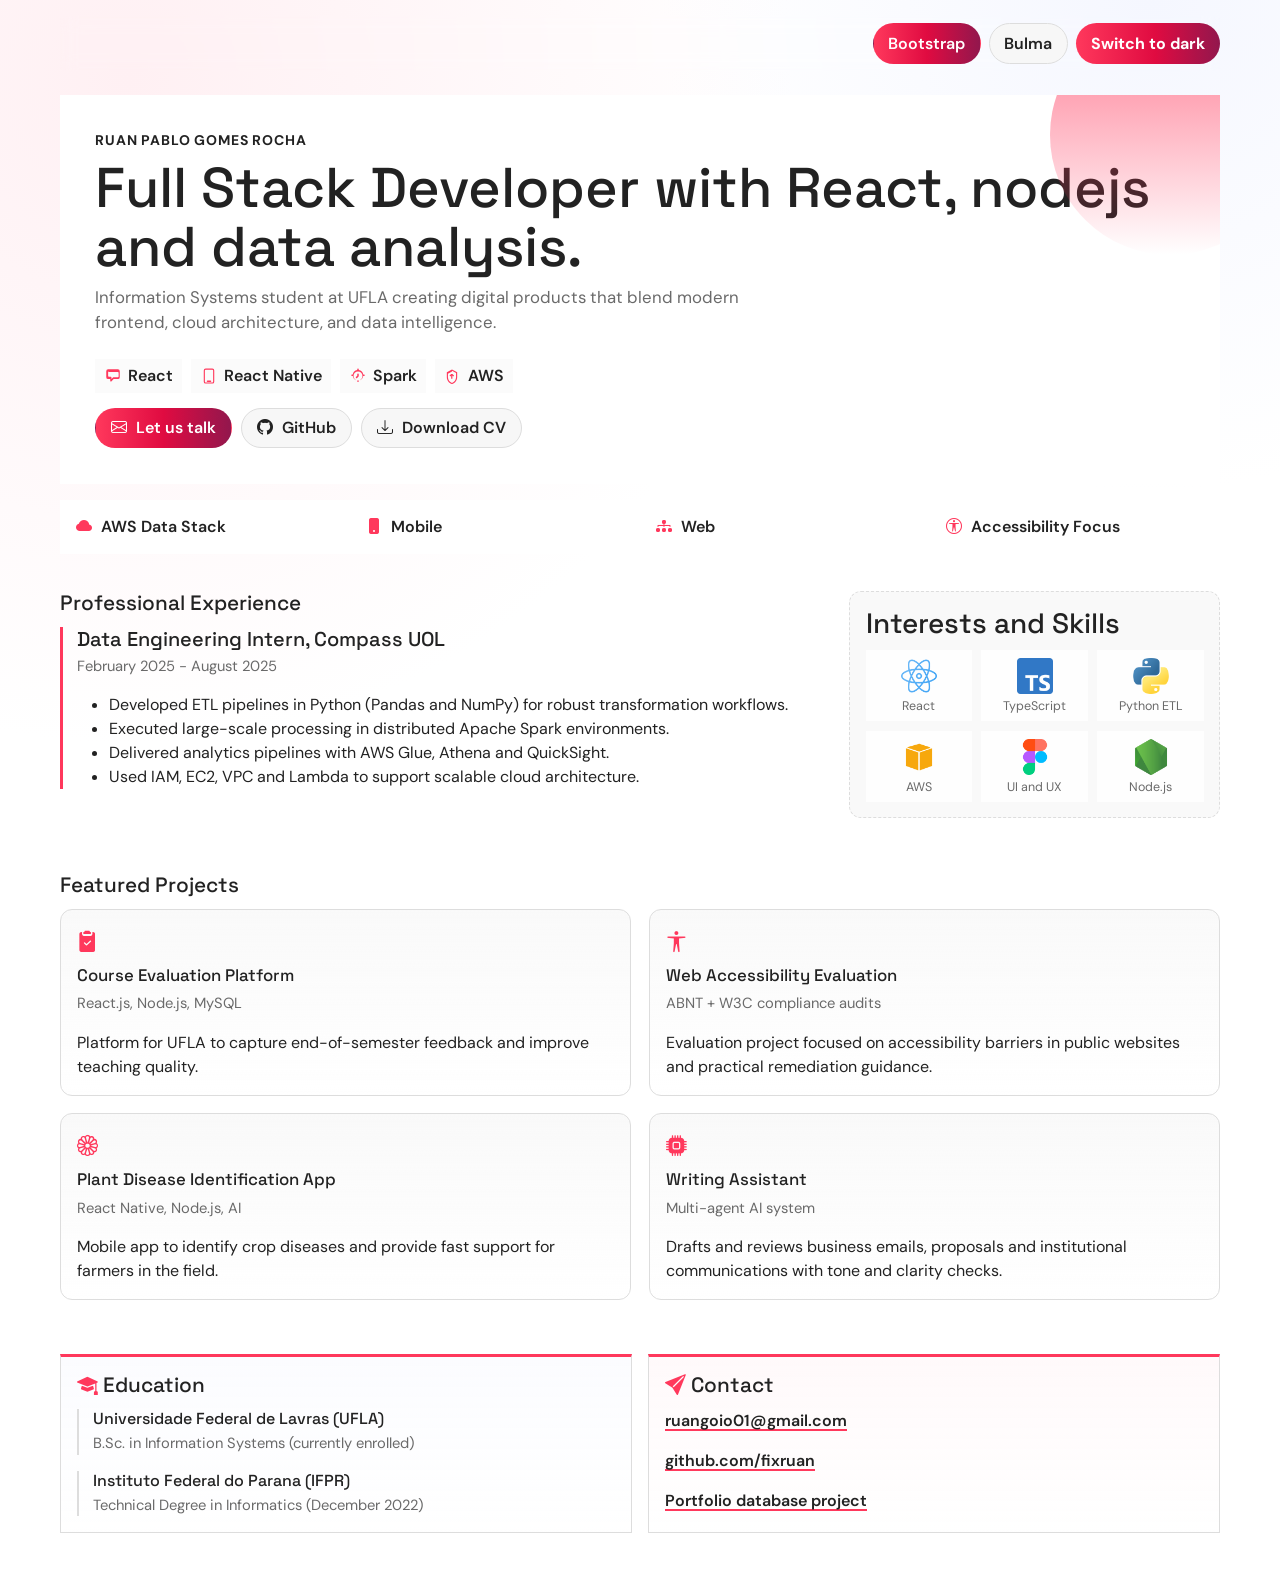
<file: index-bootstrap.html>
<!doctype html>
<html lang="en" data-theme="light">
  <head>
    <meta charset="UTF-8" />
    <meta name="viewport" content="width=device-width, initial-scale=1" />
    <title>Ruan Rocha | Personal Page (Bootstrap)</title>
    <link
      href="https://cdn.jsdelivr.net/npm/bootstrap@5.3.3/dist/css/bootstrap.min.css"
      rel="stylesheet"
      integrity="sha384-QWTKZyjpPEjISv5WaRU9OFeRpok6YctnYmDr5pNlyT2bRjXh0JMhjY6hW+ALEwIH"
      crossorigin="anonymous"
    />
    <link
      rel="stylesheet"
      href="https://cdn.jsdelivr.net/npm/bootstrap-icons@1.11.3/font/bootstrap-icons.min.css"
    />
    <link rel="stylesheet" href="styles.css" />
  </head>
  <body>
    <div class="site-shell py-3">
      <header class="top-nav d-flex flex-wrap align-items-center justify-content-between gap-2 mb-4 fade-in">
        <div></div>
        <div class="d-flex flex-wrap gap-2 align-items-center">
          <a class="nav-pill is-active" href="index-bootstrap.html">Bootstrap</a>
          <a class="nav-pill" href="index.html">Bulma</a>
          <button type="button" class="theme-toggle" data-theme-toggle aria-label="Toggle color theme"></button>
        </div>
      </header>

      <main>
        <section class="hero-panel hero-split fade-in delay-1 reveal-on-scroll">
          <div class="row g-4 align-items-center">
            <div class="col-12">
              <p class="text-uppercase small fw-bold mb-2" style="letter-spacing: 0.06em">Ruan Pablo Gomes Rocha</p>
              <h1 class="name-title brand-font">Full Stack Developer with React, nodejs and data analysis.</h1>
              <p class="kicker mb-4">
                Information Systems student at UFLA creating digital products that blend modern frontend, cloud architecture, and data intelligence.
              </p>
              <div class="skills-inline" aria-label="Primary skills">
                <span class="skills-inline-item">
                  <svg viewBox="0 0 24 24" aria-hidden="true" focusable="false">
                    <path d="M3 5.5A2.5 2.5 0 0 1 5.5 3h13A2.5 2.5 0 0 1 21 5.5v8A2.5 2.5 0 0 1 18.5 16h-5.6l-3.2 3.2a.8.8 0 0 1-1.37-.57V16H5.5A2.5 2.5 0 0 1 3 13.5v-8Zm3.5.5a1 1 0 0 0-1 1v5a1 1 0 0 0 1 1h2.6a.8.8 0 0 1 .8.8v2.16l2.06-2.06a.8.8 0 0 1 .57-.24h5.97a1 1 0 0 0 1-1v-5a1 1 0 0 0-1-1h-12Z" />
                  </svg>
                  React
                </span>
                <span class="skills-inline-item">
                  <svg viewBox="0 0 24 24" aria-hidden="true" focusable="false">
                    <path d="M7.5 2A2.5 2.5 0 0 0 5 4.5v15A2.5 2.5 0 0 0 7.5 22h9a2.5 2.5 0 0 0 2.5-2.5v-15A2.5 2.5 0 0 0 16.5 2h-9Zm0 1.5h9a1 1 0 0 1 1 1v15a1 1 0 0 1-1 1h-9a1 1 0 0 1-1-1v-15a1 1 0 0 1 1-1ZM10 18a1 1 0 1 0 0 2h4a1 1 0 1 0 0-2h-4Z" />
                  </svg>
                  React Native
                </span>
                <span class="skills-inline-item">
                  <svg viewBox="0 0 24 24" aria-hidden="true" focusable="false">
                    <path d="M12 2a1 1 0 0 1 1 1v1.05a7.001 7.001 0 0 1 5.95 5.95H20a1 1 0 1 1 0 2h-1.05a7.001 7.001 0 0 1-5.95 5.95V19a1 1 0 1 1-2 0v-1.05A7.001 7.001 0 0 1 5.05 12H4a1 1 0 1 1 0-2h1.05A7.001 7.001 0 0 1 11 4.05V3a1 1 0 0 1 1-1Zm0 4a6 6 0 1 0 0 12 6 6 0 0 0 0-12Zm0 2.5a1 1 0 0 1 1 1V12a1 1 0 0 1-.3.7l-1.8 1.8a1 1 0 1 1-1.4-1.4l1.5-1.5V9.5a1 1 0 0 1 1-1Z" />
                  </svg>
                  Spark
                </span>
                <span class="skills-inline-item">
                  <svg viewBox="0 0 24 24" aria-hidden="true" focusable="false">
                    <path d="M12 3.2 5.1 7v6.7c0 4.2 2.9 8 6.9 9.1 4-1.1 6.9-4.9 6.9-9.1V7L12 3.2Zm0 1.7 5.4 3v5.8c0 3.4-2.2 6.5-5.4 7.6-3.2-1.1-5.4-4.2-5.4-7.6V8.9l5.4-3Zm-1.1 4.3-2.2 2.2 1.1 1.1 1.1-1.1v4.3h1.6v-4.3l1.1 1.1 1.1-1.1-2.2-2.2h-1.6Z" />
                  </svg>
                  AWS
                </span>
              </div>
              <div class="hero-actions">
                <a class="nav-pill is-active" href="mailto:ruangoio01@gmail.com"><i class="bi bi-envelope"></i> Let us talk</a>
                <a class="nav-pill" href="https://github.com/fixruan" target="_blank" rel="noreferrer"><i class="bi bi-github"></i> GitHub</a>
                <a class="nav-pill" href="cv%20-%20en.pdf" download="Ruan-Pablo-Gomes-Rocha-CV-en.pdf"><i class="bi bi-download"></i> Download CV</a>
              </div>
            </div>
          </div>
        </section>

        <section class="strip-metrics reveal-on-scroll">
          <div class="metric-item">
            <i class="bi bi-cloud-fill"></i>
            <span>AWS Data Stack</span>
          </div>
          <div class="metric-item">
            <i class="bi bi-phone-fill"></i>
            <span>Mobile</span>
          </div>
          <div class="metric-item">
            <i class="bi bi-diagram-3-fill"></i>
            <span>Web</span>
          </div>
          <div class="metric-item">
            <i class="bi bi-universal-access-circle"></i>
            <span>Accessibility Focus</span>
          </div>
        </section>

        <section class="feature-block reveal-on-scroll">
          <div class="row g-4">
            <div class="col-lg-8">
              <h2 class="section-title brand-font">Professional Experience</h2>
              <article class="timeline-item mb-0 timeline-accent">
                <h3 class="h5 mb-1">Data Engineering Intern, Compass UOL</h3>
                <p class="item-meta mb-3">February 2025 - August 2025</p>
                <ul class="mb-0">
                  <li>Developed ETL pipelines in Python (Pandas and NumPy) for robust transformation workflows.</li>
                  <li>Executed large-scale processing in distributed Apache Spark environments.</li>
                  <li>Delivered analytics pipelines with AWS Glue, Athena and QuickSight.</li>
                  <li>Used IAM, EC2, VPC and Lambda to support scalable cloud architecture.</li>
                </ul>
              </article>
            </div>
            <div class="col-lg-4">
              <div class="skills-wall">
                <h3 class="brand-font">Interests and Skills</h3>
                <div class="skills-media-grid">
                  <figure class="skill-media">
                    <img src="assets/react.png" alt="React" loading="lazy" />
                    <figcaption>React</figcaption>
                  </figure>
                  <figure class="skill-media">
                    <img src="assets/typescript.png" alt="TypeScript" loading="lazy" />
                    <figcaption>TypeScript</figcaption>
                  </figure>
                  <figure class="skill-media">
                    <img src="assets/python.png" alt="Python" loading="lazy" />
                    <figcaption>Python ETL</figcaption>
                  </figure>
                  <figure class="skill-media">
                    <img src="assets/aws.png" alt="AWS" loading="lazy" />
                    <figcaption>AWS</figcaption>
                  </figure>
                  <figure class="skill-media">
                    <img src="assets/figma.png" alt="Figma" loading="lazy" />
                    <figcaption>UI and UX</figcaption>
                  </figure>
                  <figure class="skill-media">
                    <img src="assets/node-js.png" alt="Node.js" loading="lazy" />
                    <figcaption>Node.js</figcaption>
                  </figure>
                </div>
              </div>
            </div>
          </div>
        </section>

        <section class="feature-block reveal-on-scroll">
          <h2 class="section-title brand-font">Featured Projects</h2>
          <div class="project-grid project-grid-vivid">
            <article class="project-card project-card-vivid">
              <p class="project-icon"><i class="bi bi-clipboard2-check-fill"></i></p>
              <h3 class="project-title brand-font">Course Evaluation Platform</h3>
              <p class="item-meta">React.js, Node.js, MySQL</p>
              <p class="mb-0">Platform for UFLA to capture end-of-semester feedback and improve teaching quality.</p>
            </article>
            <article class="project-card project-card-vivid">
              <p class="project-icon"><i class="bi bi-universal-access"></i></p>
              <h3 class="project-title brand-font">Web Accessibility Evaluation</h3>
              <p class="item-meta">ABNT + W3C compliance audits</p>
              <p class="mb-0">Evaluation project focused on accessibility barriers in public websites and practical remediation guidance.</p>
            </article>
            <article class="project-card project-card-vivid">
              <p class="project-icon"><i class="bi bi-flower1"></i></p>
              <h3 class="project-title brand-font">Plant Disease Identification App</h3>
              <p class="item-meta">React Native, Node.js, AI</p>
              <p class="mb-0">Mobile app to identify crop diseases and provide fast support for farmers in the field.</p>
            </article>
            <article class="project-card project-card-vivid">
              <p class="project-icon"><i class="bi bi-cpu-fill"></i></p>
              <h3 class="project-title brand-font">Writing Assistant</h3>
              <p class="item-meta">Multi-agent AI system</p>
              <p class="mb-0">Drafts and reviews business emails, proposals and institutional communications with tone and clarity checks.</p>
            </article>
          </div>
        </section>

        <section class="feature-block reveal-on-scroll">
          <div class="row g-3 align-items-stretch aligned-equal">
            <div class="col-md-6 d-flex">
              <section class="info-panel panel-education h-100 w-100">
                <h2 class="section-title brand-font"><i class="bi bi-mortarboard-fill"></i> Education</h2>
                <div class="timeline-item">
                  <h3 class="h6 mb-1">Universidade Federal de Lavras (UFLA)</h3>
                  <p class="item-meta mb-0">B.Sc. in Information Systems (currently enrolled)</p>
                </div>
                <div class="timeline-item mb-0">
                  <h3 class="h6 mb-1">Instituto Federal do Parana (IFPR)</h3>
                  <p class="item-meta mb-0">Technical Degree in Informatics (December 2022)</p>
                </div>
              </section>
            </div>
            <div class="col-md-6 d-flex">
              <section class="info-panel panel-contact h-100 w-100">
                <h2 class="section-title brand-font"><i class="bi bi-send-fill"></i> Contact</h2>
                <p class="mb-3"><a class="contact-link" href="mailto:ruangoio01@gmail.com">ruangoio01@gmail.com</a></p>
                <p class="mb-3"><a class="contact-link" href="https://github.com/fixruan" target="_blank" rel="noreferrer">github.com/fixruan</a></p>
                <p class="mb-0"><a class="contact-link" href="https://www.hardwareishard.net/portfolio-database" target="_blank" rel="noreferrer">Portfolio database project</a></p>
              </section>
            </div>
          </div>
        </section>
      </main>

      <footer class="footer-note"></footer>
    </div>

    <script src="script.js"></script>
  </body>
</html>
</file>
<file: styles.css>
@import url('https://fonts.googleapis.com/css2?family=DM+Sans:wght@400;500;700&family=Space+Grotesk:wght@500;700&display=swap');

:root {
  --bg: #ffffff;
  --surface: #ffffff;
  --surface-soft: #f7f7f7;
  --text: #222222;
  --text-muted: #6a6a6a;
  --border: #dddddd;
  --brand: #ff385c;
  --brand-deep: #e00b41;
  --luxe: #460479;
  --plus: #92174d;
  --hero-a: #fff0f3;
  --hero-b: #f5f7ff;
  --shadow-card: rgba(0, 0, 0, 0.02) 0 0 0 1px, rgba(0, 0, 0, 0.04) 0 2px 6px 0, rgba(0, 0, 0, 0.1) 0 4px 8px 0;
  --radius-lg: 20px;
  --radius-md: 14px;
}

:root[data-theme='dark'] {
  --bg: #121214;
  --surface: #1b1b1f;
  --surface-soft: #22232a;
  --text: #f7f7f7;
  --text-muted: #c1c1c1;
  --border: #3a3a44;
  --hero-a: #2a1520;
  --hero-b: #131f34;
  --shadow-card: rgba(0, 0, 0, 0.35) 0 0 0 1px, rgba(0, 0, 0, 0.45) 0 10px 20px -8px;
}

* {
  box-sizing: border-box;
}

body {
  margin: 0;
  font-family: 'DM Sans', system-ui, -apple-system, sans-serif;
  background: radial-gradient(circle at 10% 5%, var(--hero-a), transparent 35%),
    radial-gradient(circle at 90% 0%, var(--hero-b), transparent 25%),
    var(--bg);
  color: var(--text);
  min-height: 100vh;
}

h1,
h2,
h3,
.brand-font {
  font-family: 'Space Grotesk', 'DM Sans', sans-serif;
}

.site-shell {
  max-width: 1200px;
  margin: 0 auto;
  padding: 1.25rem;
}

.top-nav {
  border: 1px solid var(--border);
  border-radius: 999px;
  padding: 0.45rem 0.55rem;
  background: color-mix(in srgb, var(--surface) 82%, transparent);
  backdrop-filter: blur(8px);
  box-shadow: var(--shadow-card);
}

.nav-pill {
  border-radius: 999px;
  border: 1px solid var(--border);
  background: var(--surface-soft);
  color: var(--text);
  text-decoration: none;
  font-weight: 600;
  padding: 0.45rem 0.9rem;
  transition: transform 0.2s ease, background 0.2s ease;
}

.nav-pill:hover {
  transform: translateY(-1px);
}

.nav-pill.is-active {
  color: #fff;
  border-color: transparent;
  background: linear-gradient(90deg, var(--brand) 0%, var(--brand-deep) 50%, var(--plus) 100%);
}

.theme-toggle {
  border: 0;
  color: #fff;
  border-radius: 999px;
  padding: 0.52rem 0.95rem;
  font-weight: 700;
  background: linear-gradient(90deg, var(--brand) 0%, var(--brand-deep) 55%, var(--plus) 100%);
}

.hero-panel,
.section-card,
.project-card,
.contact-card {
  border: 1px solid var(--border);
  border-radius: var(--radius-lg);
  background: var(--surface);
  box-shadow: var(--shadow-card);
}

.hero-panel {
  padding: 2.2rem;
  position: relative;
  overflow: hidden;
}

.hero-panel::after {
  content: '';
  position: absolute;
  width: 240px;
  height: 240px;
  right: -70px;
  top: -80px;
  border-radius: 50%;
  background: linear-gradient(180deg, color-mix(in srgb, var(--brand) 68%, transparent), transparent);
  pointer-events: none;
}

.name-title {
  font-size: clamp(2rem, 5vw, 3.5rem);
  line-height: 1.05;
  margin-bottom: 0.5rem;
}

.kicker {
  color: var(--text-muted);
  font-size: 1.05rem;
  max-width: 58ch;
}

.tag-cloud {
  display: flex;
  flex-wrap: wrap;
  gap: 0.55rem;
}

.skill-chip {
  border-radius: 999px;
  border: 1px solid var(--border);
  padding: 0.35rem 0.8rem;
  background: var(--surface-soft);
  font-weight: 600;
  font-size: 0.88rem;
}

.section-card {
  padding: 1.2rem;
  margin-top: 1rem;
}

.section-title {
  font-size: 1.3rem;
  margin-bottom: 0.7rem;
}

.timeline-item {
  border-left: 2px solid var(--border);
  padding-left: 0.85rem;
  margin-bottom: 1rem;
}

.item-meta {
  color: var(--text-muted);
  font-size: 0.92rem;
}

.project-grid {
  display: grid;
  grid-template-columns: repeat(2, minmax(0, 1fr));
  gap: 1rem;
}

.project-card {
  padding: 1rem;
  transition: transform 0.25s ease;
}

.project-card:hover {
  transform: translateY(-4px);
}

.project-title {
  font-size: 1.05rem;
  margin-bottom: 0.45rem;
}

.contact-card {
  padding: 1rem;
}

.h-100 {
  height: 100%;
}

.contact-link {
  color: var(--text);
  font-weight: 600;
  text-decoration-color: var(--brand);
  text-decoration-thickness: 2px;
  text-underline-offset: 3px;
}

.fade-in {
  opacity: 0;
  transform: translateY(12px);
  animation: rise 0.8s ease forwards;
}

.delay-1 {
  animation-delay: 0.06s;
}

.delay-2 {
  animation-delay: 0.12s;
}

.delay-3 {
  animation-delay: 0.18s;
}

@keyframes rise {
  to {
    opacity: 1;
    transform: translateY(0);
  }
}

.footer-note {
  color: var(--text-muted);
  text-align: center;
  margin-top: 1.4rem;
  margin-bottom: 1rem;
  font-size: 0.92rem;
}

.hero-split {
  border-radius: 0;
  border: 0;
  box-shadow: none;
}

.top-nav {
  border: 0;
  border-radius: 0;
  box-shadow: none;
  background: transparent;
  padding-left: 0;
  padding-right: 0;
}

.hero-actions {
  display: flex;
  flex-wrap: wrap;
  gap: 0.6rem;
}

.skills-inline {
  display: flex;
  flex-wrap: wrap;
  gap: 0.55rem;
  margin-bottom: 0.95rem;
}

.skills-inline-item {
  display: inline-flex;
  align-items: center;
  gap: 0.4rem;
  font-weight: 600;
  color: var(--text);
  padding: 0.3rem 0.55rem;
  background: color-mix(in srgb, var(--surface-soft) 55%, transparent);
}

.skills-inline-item svg {
  width: 18px;
  height: 18px;
  fill: var(--brand);
  flex: 0 0 auto;
}

.hero-actions .nav-pill i {
  margin-right: 0.35rem;
}

.hero-visual {
  margin: 0;
  border-radius: 0;
  overflow: hidden;
  border: 0;
  box-shadow: none;
  background: var(--surface-soft);
}

.hero-visual img {
  width: 100%;
  height: 280px;
  object-fit: cover;
  display: block;
}

.hero-visual figcaption {
  padding: 0.65rem 0.85rem;
  color: var(--text-muted);
  font-size: 0.92rem;
  display: flex;
  align-items: center;
  gap: 0.4rem;
}

.strip-metrics {
  margin-top: 1rem;
  border-top: 0;
  border-bottom: 0;
  display: grid;
  grid-template-columns: repeat(4, minmax(0, 1fr));
  gap: 0;
  background: color-mix(in srgb, var(--surface) 88%, transparent);
}

.metric-item {
  padding: 0.95rem 1rem;
  display: flex;
  align-items: center;
  gap: 0.55rem;
  font-weight: 600;
}

.metric-item i {
  color: var(--brand);
}

.metric-item + .metric-item {
  border-left: 0;
}

.feature-block {
  margin-top: 1.2rem;
  padding: 1.1rem 0;
}

.timeline-accent {
  border-left: 3px solid var(--brand);
}

.skills-wall {
  border: 1px dashed var(--border);
  background: color-mix(in srgb, var(--surface-soft) 70%, transparent);
  border-radius: 12px;
  padding: 0.95rem;
}

.skills-wall h3 {
  margin-bottom: 0.6rem;
}

.skills-media-grid {
  display: grid;
  grid-template-columns: repeat(3, minmax(0, 1fr));
  gap: 0.6rem;
}

.skill-media {
  margin: 0;
  text-align: center;
  padding: 0.5rem 0.35rem;
  background: color-mix(in srgb, var(--surface) 78%, transparent);
}

.skill-media img {
  width: 36px;
  height: 36px;
  object-fit: contain;
  display: block;
  margin: 0 auto 0.35rem;
}

.skill-media figcaption {
  font-size: 0.78rem;
  color: var(--text-muted);
  line-height: 1.1;
}

.project-grid-vivid {
  gap: 1.1rem;
}

.project-card-vivid {
  border-radius: 12px;
  border: 1px solid var(--border);
  box-shadow: none;
  background: linear-gradient(180deg, color-mix(in srgb, var(--surface-soft) 70%, transparent), var(--surface));
}

.project-card-vivid:hover {
  transform: translateY(-6px) rotate(-0.25deg);
  box-shadow: var(--shadow-card);
}

.project-icon {
  margin: 0 0 0.5rem;
  color: var(--brand);
  font-size: 1.3rem;
}

.aligned-equal .column {
  display: flex;
}

.info-panel {
  width: 100%;
  height: 100%;
  border-top: 3px solid var(--brand);
  border-left: 1px solid var(--border);
  border-right: 1px solid var(--border);
  border-bottom: 1px solid var(--border);
  background: color-mix(in srgb, var(--surface) 88%, transparent);
  padding: 1rem;
}

.info-panel .section-title i {
  color: var(--brand);
}

.panel-education {
  background: linear-gradient(180deg, color-mix(in srgb, var(--hero-b) 38%, transparent), var(--surface));
}

.panel-contact {
  background: linear-gradient(180deg, color-mix(in srgb, var(--hero-a) 38%, transparent), var(--surface));
}

.w-100 {
  width: 100%;
}

.reveal-on-scroll {
  opacity: 0;
  transform: translateY(20px);
  transition: opacity 0.7s ease, transform 0.7s ease;
}

.reveal-on-scroll.is-visible {
  opacity: 1;
  transform: translateY(0);
}

@media (max-width: 900px) {
  .project-grid {
    grid-template-columns: 1fr;
  }

  .hero-panel {
    padding: 1.4rem;
  }

  .strip-metrics {
    grid-template-columns: repeat(2, minmax(0, 1fr));
  }

  .skills-media-grid {
    grid-template-columns: repeat(2, minmax(0, 1fr));
  }

  .metric-item:nth-child(3) {
    border-left: 0;
  }
}

@media (max-width: 620px) {
  .strip-metrics {
    grid-template-columns: 1fr;
  }

  .metric-item + .metric-item {
    border-left: 0;
    border-top: 1px solid var(--border);
  }
}
</file>
